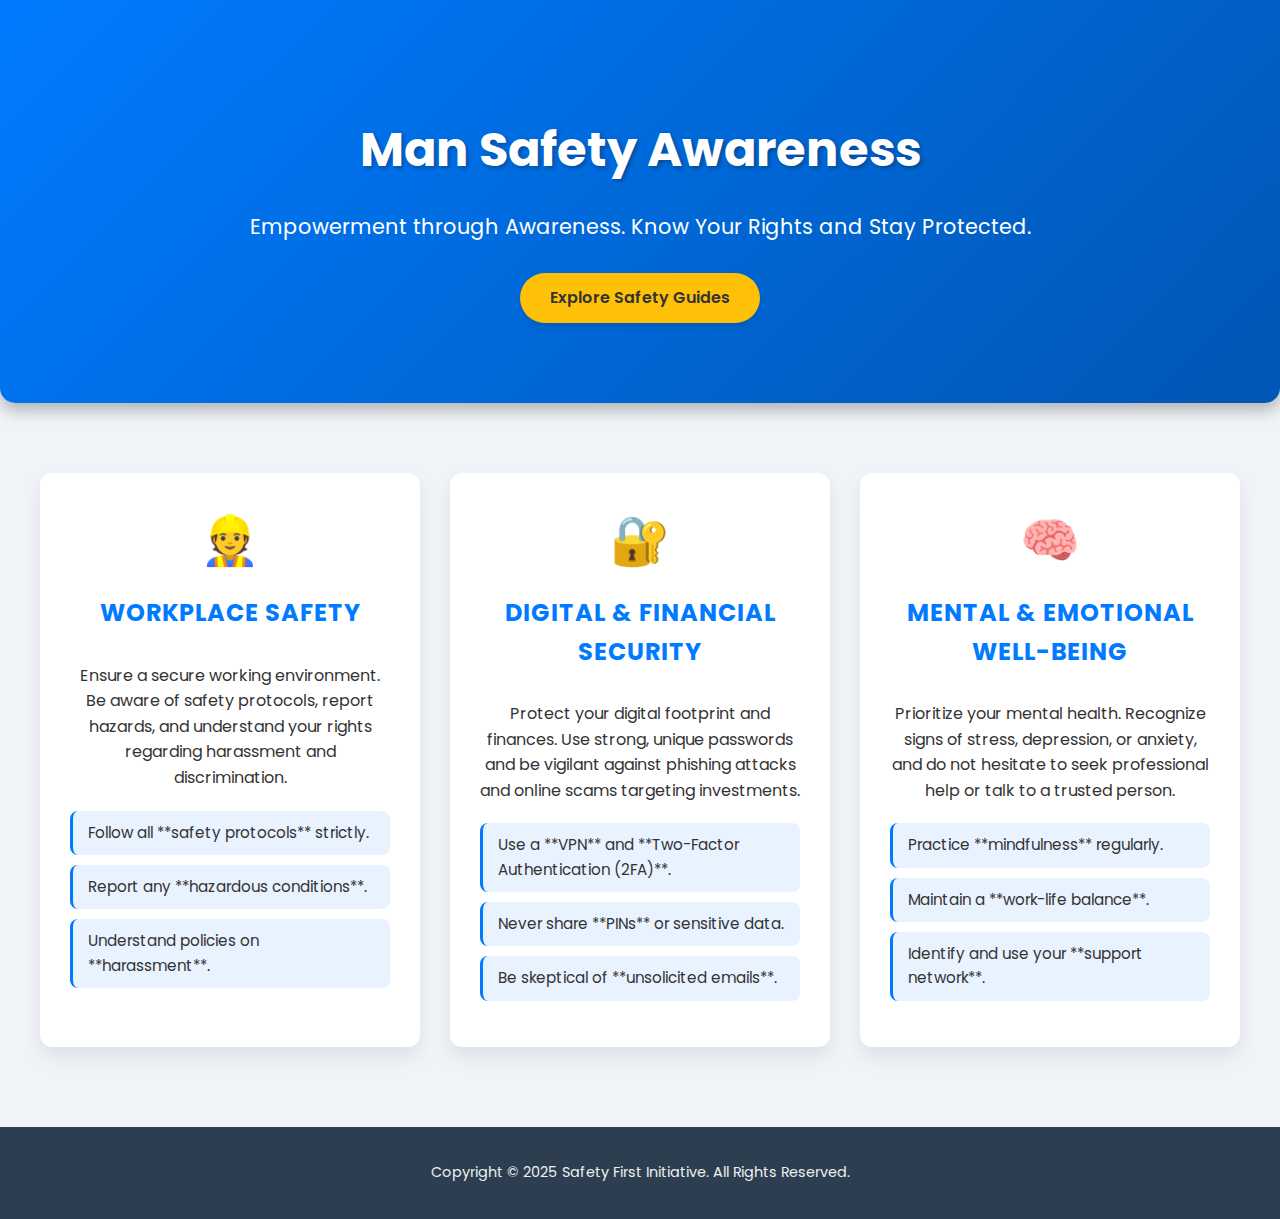
<file: index.html>
<!DOCTYPE html>
<html lang="en">
<head>
    <meta charset="UTF-8">
    <meta name="viewport" content="width=device-width, initial-scale=1.0">
    <title>🛡️ Man Safety First | Awareness & Protection</title>
    <link rel="stylesheet" href="man.css">
    <link href="https://fonts.googleapis.com/css2?family=Poppins:wght@400;600;700&display=swap" rel="stylesheet">
</head>
<body>

    <header class="hero-section">
        <h1>Man Safety Awareness</h1>
        <p>Empowerment through Awareness. Know Your Rights and Stay Protected.</p>
        <a href="#sections-container" class="cta-button">Explore Safety Guides</a>
    </header>

    <main id="sections-container">
        
        <section class="info-section workplace-safety">
            <div class="icon-box">👷</div>
            <h2>Workplace Safety</h2>
            <p>Ensure a secure working environment. Be aware of safety protocols, report hazards, and understand your rights regarding harassment and discrimination.</p>
            <ul>
                <li>Follow all **safety protocols** strictly.</li>
                <li>Report any **hazardous conditions**.</li>
                <li>Understand policies on **harassment**.</li>
            </ul>
        </section>

        <section class="info-section digital-security">
            <div class="icon-box">🔐</div>
            <h2>Digital & Financial Security</h2>
            <p>Protect your digital footprint and finances. Use strong, unique passwords and be vigilant against phishing attacks and online scams targeting investments.</p>
            <ul>
                <li>Use a **VPN** and **Two-Factor Authentication (2FA)**.</li>
                <li>Never share **PINs** or sensitive data.</li>
                <li>Be skeptical of **unsolicited emails**.</li>
            </ul>
        </section>

        <section class="info-section mental-wellbeing">
            <div class="icon-box">🧠</div>
            <h2>Mental & Emotional Well-being</h2>
            <p>Prioritize your mental health. Recognize signs of stress, depression, or anxiety, and do not hesitate to seek professional help or talk to a trusted person.</p>
            <ul>
                <li>Practice **mindfulness** regularly.</li>
                <li>Maintain a **work-life balance**.</li>
                <li>Identify and use your **support network**.</li>
            </ul>
        </section>

    </main>

    <footer>
        <p>Copyright &copy; 2025 Safety First Initiative. All Rights Reserved.</p>
    </footer>

</body>
</html>
</file>
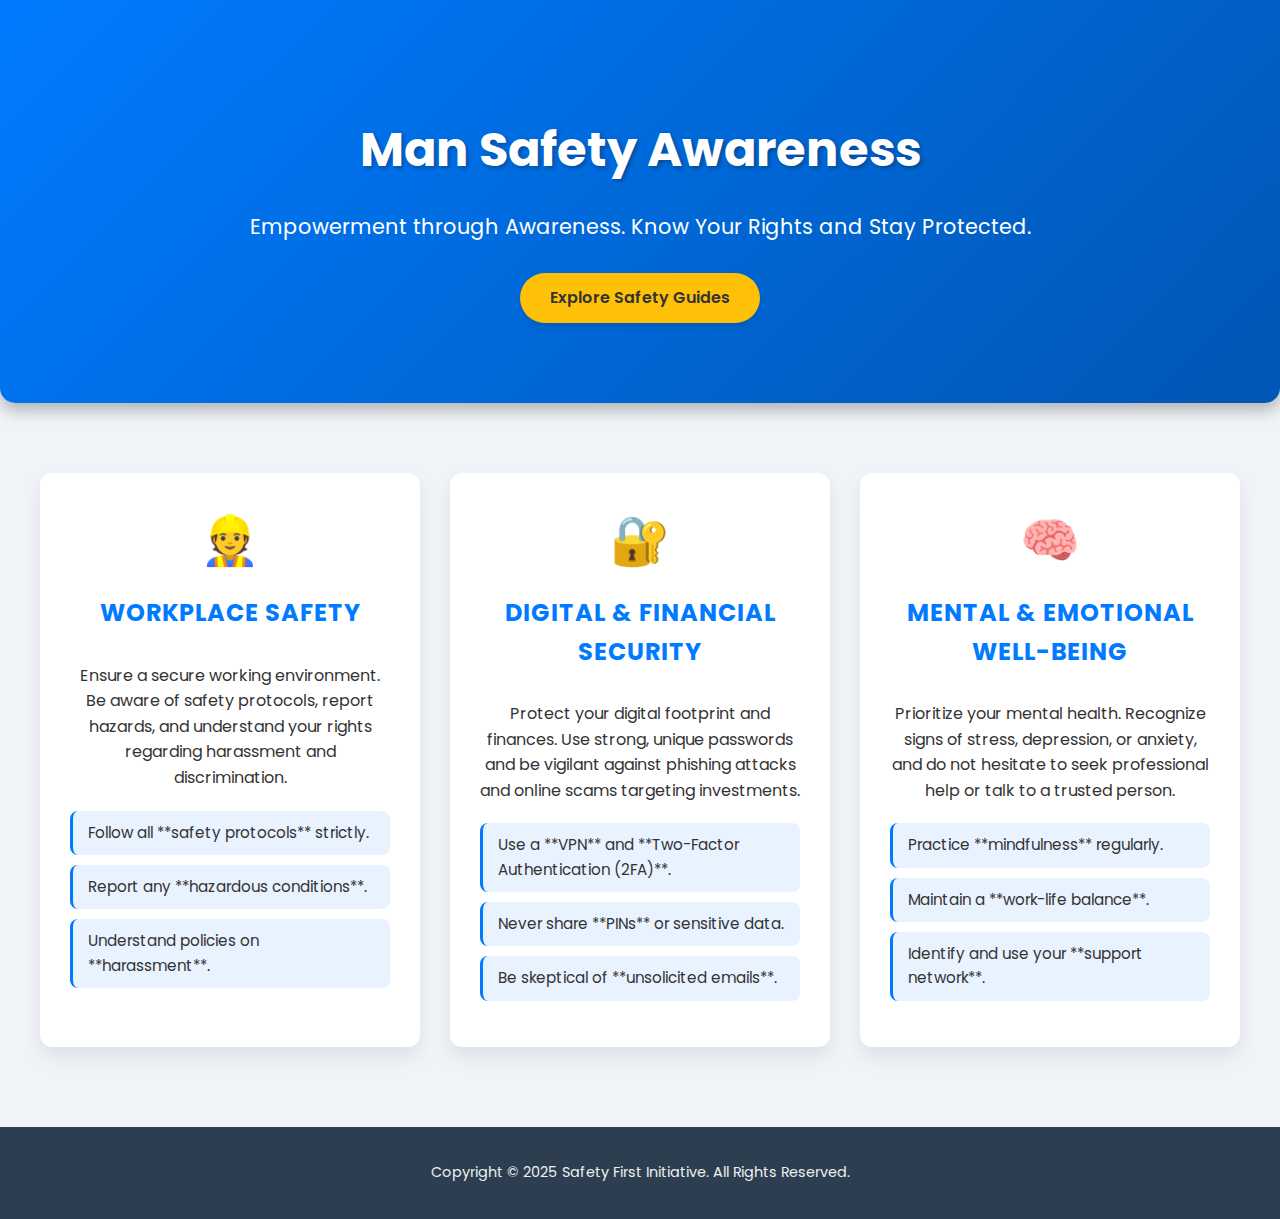
<file: man.html>
<!DOCTYPE html>
<html lang="en">
<head>
    <meta charset="UTF-8">
    <meta name="viewport" content="width=device-width, initial-scale=1.0">
    <title>🛡️ Man Safety First | Awareness & Protection</title>
    <link rel="stylesheet" href="man.css">
    <link href="https://fonts.googleapis.com/css2?family=Poppins:wght@400;600;700&display=swap" rel="stylesheet">
</head>
<body>

    <header class="hero-section">
        <h1>Man Safety Awareness</h1>
        <p>Empowerment through Awareness. Know Your Rights and Stay Protected.</p>
        <a href="#sections-container" class="cta-button">Explore Safety Guides</a>
    </header>

    <main id="sections-container">
        
        <section class="info-section workplace-safety">
            <div class="icon-box">👷</div>
            <h2>Workplace Safety</h2>
            <p>Ensure a secure working environment. Be aware of safety protocols, report hazards, and understand your rights regarding harassment and discrimination.</p>
            <ul>
                <li>Follow all **safety protocols** strictly.</li>
                <li>Report any **hazardous conditions**.</li>
                <li>Understand policies on **harassment**.</li>
            </ul>
        </section>

        <section class="info-section digital-security">
            <div class="icon-box">🔐</div>
            <h2>Digital & Financial Security</h2>
            <p>Protect your digital footprint and finances. Use strong, unique passwords and be vigilant against phishing attacks and online scams targeting investments.</p>
            <ul>
                <li>Use a **VPN** and **Two-Factor Authentication (2FA)**.</li>
                <li>Never share **PINs** or sensitive data.</li>
                <li>Be skeptical of **unsolicited emails**.</li>
            </ul>
        </section>

        <section class="info-section mental-wellbeing">
            <div class="icon-box">🧠</div>
            <h2>Mental & Emotional Well-being</h2>
            <p>Prioritize your mental health. Recognize signs of stress, depression, or anxiety, and do not hesitate to seek professional help or talk to a trusted person.</p>
            <ul>
                <li>Practice **mindfulness** regularly.</li>
                <li>Maintain a **work-life balance**.</li>
                <li>Identify and use your **support network**.</li>
            </ul>
        </section>

    </main>

    <footer>
        <p>Copyright &copy; 2025 Safety First Initiative. All Rights Reserved.</p>
    </footer>

</body>
</html>
</file>
<file: man.css>
/* --- Global Styles and Reset --- */
body {
    font-family: 'Poppins', sans-serif;
    margin: 0;
    padding: 0;
    background-color: #f0f4f8; /* Light, calming blue-grey background */
    color: #333;
    line-height: 1.6;
}

/* --- Header/Hero Section --- */
.hero-section {
    background: linear-gradient(135deg, #007bff 0%, #0056b3 100%); /* Blue gradient */
    color: white;
    padding: 80px 20px;
    text-align: center;
    box-shadow: 0 8px 15px rgba(0, 0, 0, 0.25);
    border-bottom-left-radius: 15px;
    border-bottom-right-radius: 15px;
}

.hero-section h1 {
    font-size: 3em;
    margin-bottom: 10px;
    font-weight: 700;
    text-shadow: 2px 2px 4px rgba(0, 0, 0, 0.3);
}

.hero-section p {
    font-size: 1.3em;
    margin-bottom: 30px;
}

.cta-button {
    display: inline-block;
    background-color: #ffc107; /* Bright Yellow accent */
    color: #333;
    padding: 12px 30px;
    text-decoration: none;
    border-radius: 50px;
    font-weight: 600;
    transition: background-color 0.3s, transform 0.3s;
    box-shadow: 0 4px 6px rgba(0, 0, 0, 0.1);
}

.cta-button:hover {
    background-color: #ffda6a;
    transform: translateY(-2px);
}

/* --- Main Content Layout (Grid for responsiveness) --- */
main {
    padding: 40px 20px;
    max-width: 1200px;
    margin: 30px auto;
    display: grid;
    /* Responsive layout: three columns, adjusting automatically */
    grid-template-columns: repeat(auto-fit, minmax(300px, 1fr)); 
    gap: 30px;
}

/* --- Individual Section Styling (Cards) --- */
.info-section {
    background-color: white;
    padding: 30px;
    border-radius: 12px;
    box-shadow: 0 10px 20px rgba(0, 0, 0, 0.08); /* Soft shadow for depth */
    transition: transform 0.4s ease-in-out, box-shadow 0.4s;
    text-align: center;
}

.info-section:hover {
    transform: translateY(-8px); /* Lift effect on hover */
    box-shadow: 0 15px 30px rgba(0, 0, 0, 0.15);
}

.icon-box {
    font-size: 3em;
    margin-bottom: 15px;
    color: #007bff; /* Primary color for icons */
}

.info-section h2 {
    color: #007bff;
    margin-top: 0;
    padding-bottom: 10px;
    font-weight: 700;
    text-transform: uppercase;
    letter-spacing: 1px;
}

.info-section ul {
    list-style: none; 
    padding: 0;
    margin-top: 20px;
    text-align: left;
}

.info-section ul li {
    background: #e9f2ff; /* Very light blue background for list items */
    padding: 10px 15px;
    margin-bottom: 10px;
    border-radius: 8px;
    font-size: 0.95em;
    border-left: 3px solid #007bff;
}

/* --- Footer Styling --- */
footer {
    background-color: #2c3e50; /* Deep blue/charcoal footer */
    color: #ecf0f1; /* Light text color */
    text-align: center;
    padding: 20px 0;
    font-size: 0.9em;
    margin-top: 40px;
}
</file>
